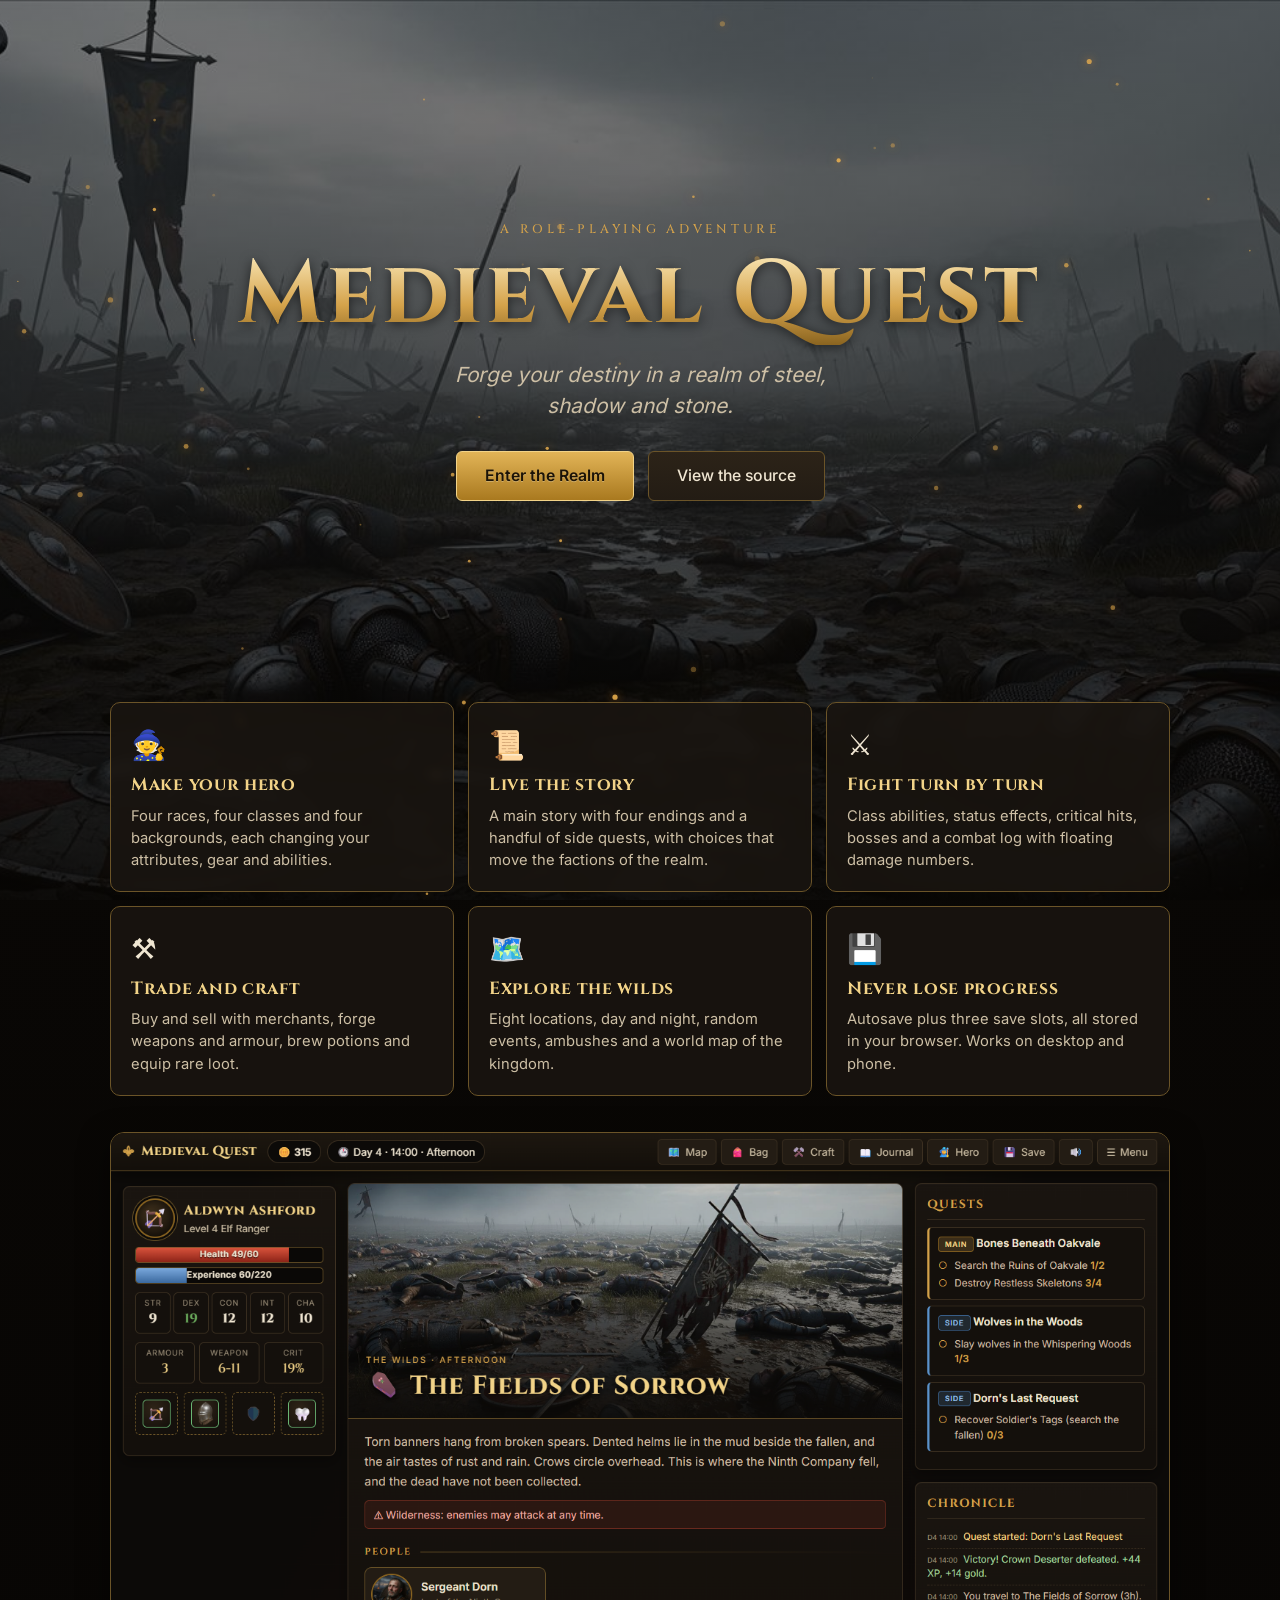
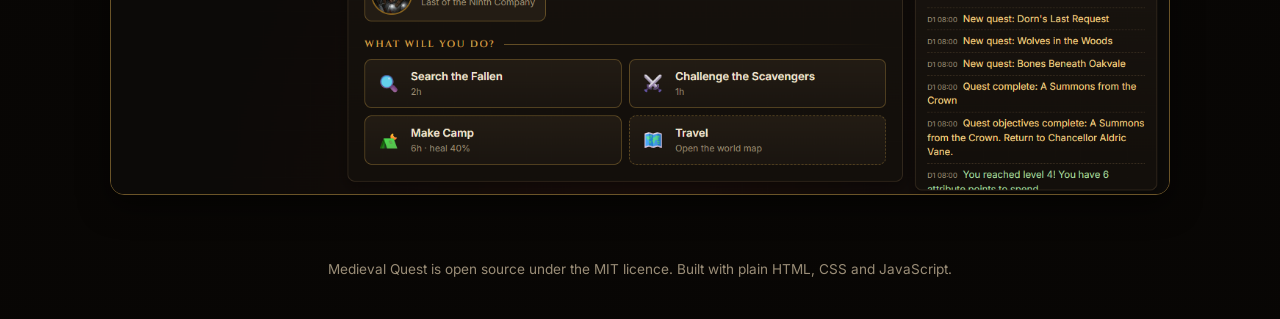
<file: index.html>
<!DOCTYPE html>
<html lang="en">
<head>
    <meta charset="UTF-8">
    <meta name="viewport" content="width=device-width, initial-scale=1.0">
    <meta name="description" content="Medieval Quest: a browser role-playing game with character creation, quests, turn-based combat, crafting and a living medieval world. No install, no build step.">
    <meta name="theme-color" content="#0d0b09">
    <meta property="og:title" content="Medieval Quest">
    <meta property="og:description" content="Forge your destiny in a realm of steel, shadow and stone. A browser RPG.">
    <meta property="og:image" content="docs/screenshot.png">
    <title>Medieval Quest - A Role-Playing Adventure</title>
    <link rel="icon" href="data:image/svg+xml,%3Csvg xmlns='http://www.w3.org/2000/svg' viewBox='0 0 100 100'%3E%3Ctext y='.9em' font-size='90'%3E%E2%9A%9C%EF%B8%8F%3C/text%3E%3C/svg%3E">
    <link rel="stylesheet" href="style.css">
</head>
<body class="landing-body">
    <canvas id="embers" aria-hidden="true"></canvas>

    <header class="landing-hero">
        <p class="title-kicker font-title">A role-playing adventure</p>
        <h1 class="title-name font-title">Medieval Quest</h1>
        <p class="landing-tag">Forge your destiny in a realm of steel, shadow and stone.</p>
        <div class="landing-cta">
            <a href="game.html" class="btn btn-gold btn-big">Enter the Realm</a>
            <a href="https://github.com/arifaydin12/medieval-quest-rpg" class="btn btn-big" rel="noopener">View the source</a>
        </div>
    </header>

    <main class="landing-main">
        <section class="landing-features" aria-label="Features">
            <article><span aria-hidden="true">🧙</span><h2 class="font-title">Make your hero</h2><p>Four races, four classes and four backgrounds, each changing your attributes, gear and abilities.</p></article>
            <article><span aria-hidden="true">📜</span><h2 class="font-title">Live the story</h2><p>A main story with four endings and a handful of side quests, with choices that move the factions of the realm.</p></article>
            <article><span aria-hidden="true">⚔️</span><h2 class="font-title">Fight turn by turn</h2><p>Class abilities, status effects, critical hits, bosses and a combat log with floating damage numbers.</p></article>
            <article><span aria-hidden="true">⚒️</span><h2 class="font-title">Trade and craft</h2><p>Buy and sell with merchants, forge weapons and armour, brew potions and equip rare loot.</p></article>
            <article><span aria-hidden="true">🗺️</span><h2 class="font-title">Explore the wilds</h2><p>Eight locations, day and night, random events, ambushes and a world map of the kingdom.</p></article>
            <article><span aria-hidden="true">💾</span><h2 class="font-title">Never lose progress</h2><p>Autosave plus three save slots, all stored in your browser. Works on desktop and phone.</p></article>
        </section>

        <section class="landing-shot">
            <img src="docs/gameplay.png" alt="Screenshot of the game showing a location, the hero panel and the quest tracker" width="1440" height="900" loading="lazy">
        </section>
    </main>

    <footer class="landing-footer">
        <p>Medieval Quest is open source under the MIT licence. Built with plain HTML, CSS and JavaScript.</p>
    </footer>
    <script src="landing.js"></script>
</body>
</html>
</file>
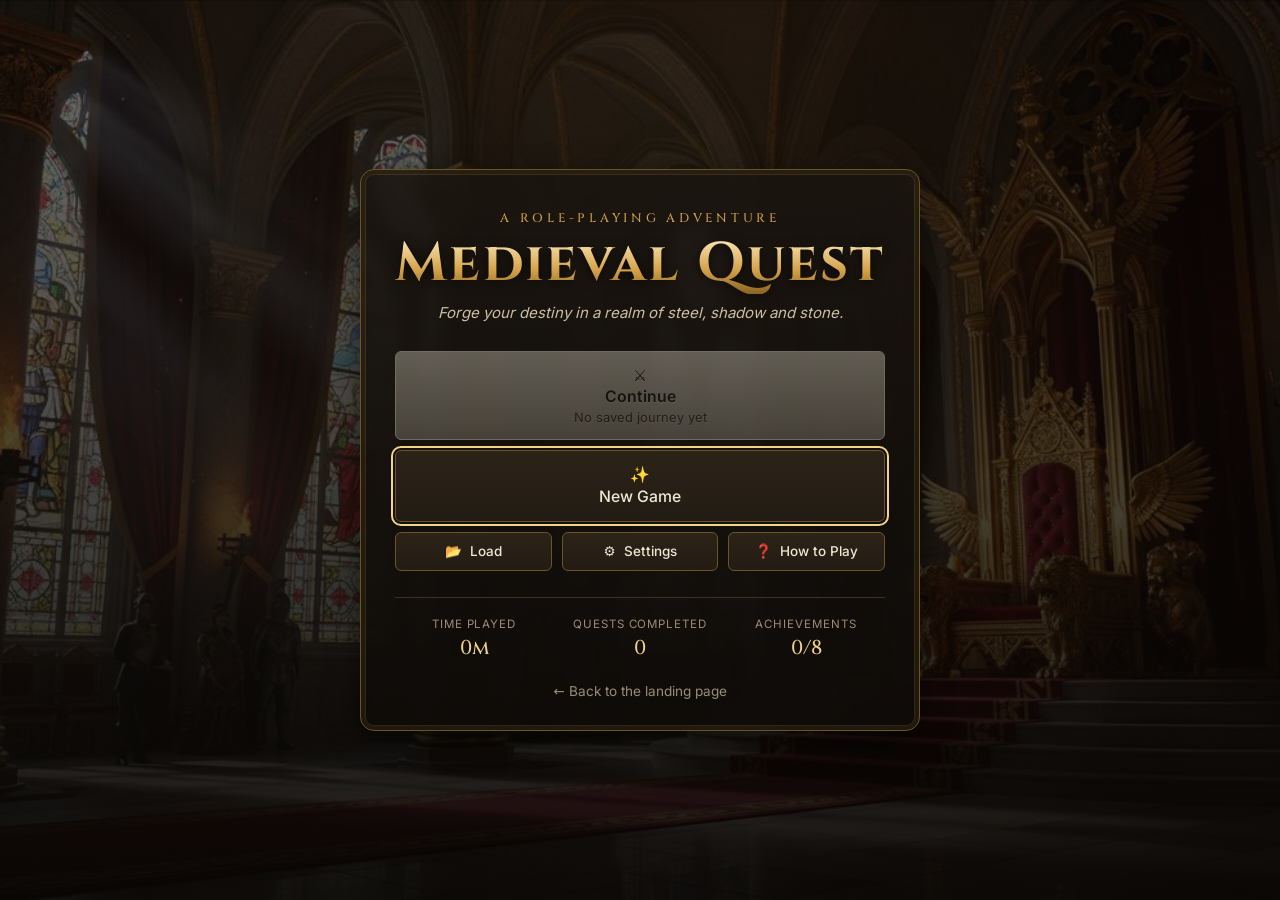
<file: game.html>
<!DOCTYPE html>
<html lang="en">
<head>
    <meta charset="UTF-8">
    <meta name="viewport" content="width=device-width, initial-scale=1.0">
    <meta name="description" content="Medieval Quest: a browser role-playing game with quests, turn-based combat, crafting and a living world.">
    <meta name="theme-color" content="#0d0b09">
    <title>Medieval Quest - Play</title>
    <link rel="icon" href="data:image/svg+xml,%3Csvg xmlns='http://www.w3.org/2000/svg' viewBox='0 0 100 100'%3E%3Ctext y='.9em' font-size='90'%3E%E2%9A%9C%EF%B8%8F%3C/text%3E%3C/svg%3E">
    <link rel="stylesheet" href="style.css">
</head>
<body data-screen="title">
    <a class="skip-link" href="#scene">Skip to the game</a>
    <div id="boot" class="boot" role="status" aria-live="polite">
        <div class="boot-inner"><div class="spinner" aria-hidden="true"></div><p class="font-title">Loading the realm...</p></div>
    </div>
    <noscript><div class="noscript">Medieval Quest needs JavaScript to run. Please enable it and reload the page.</div></noscript>

    <!-- Title screen -->
    <main id="title-screen" class="title-screen">
        <div class="title-card">
            <p class="title-kicker font-title">A role-playing adventure</p>
            <h1 class="title-name font-title">Medieval Quest</h1>
            <p class="title-tag">Forge your destiny in a realm of steel, shadow and stone.</p>
            <div class="title-menu">
                <button id="btn-continue" class="btn btn-gold btn-big" data-action="continue" disabled></button>
                <button class="btn btn-big" data-action="start-new"><span aria-hidden="true">✨</span> New Game</button>
                <div class="title-row">
                    <button class="btn" data-action="open-load"><span aria-hidden="true">📂</span> Load</button>
                    <button class="btn" data-action="open-settings"><span aria-hidden="true">⚙️</span> Settings</button>
                    <button class="btn" data-action="open-help"><span aria-hidden="true">❓</span> How to Play</button>
                </div>
            </div>
            <dl class="title-stats" aria-label="Lifetime statistics">
                <div><dt>Time played</dt><dd id="stat-playtime">0m</dd></div>
                <div><dt>Quests completed</dt><dd id="stat-quests">0</dd></div>
                <div><dt>Achievements</dt><dd id="stat-achievements">0/8</dd></div>
            </dl>
            <a class="back-link" href="index.html">← Back to the landing page</a>
        </div>
    </main>

    <!-- Game -->
    <div id="game" class="game" hidden data-panel="scene">
        <header id="topbar" class="topbar"></header>
        <div class="game-grid">
            <section id="panel-hero" class="panel panel-hero" data-panel-id="hero" aria-label="Hero"></section>
            <main id="scene" class="panel panel-scene" data-panel-id="scene" aria-label="Current location"></main>
            <aside class="col-right">
                <section class="panel panel-quests" data-panel-id="quests" aria-labelledby="quests-h">
                    <h2 id="quests-h" class="panel-title font-title">Quests</h2>
                    <div id="panel-quests-body"></div>
                </section>
                <section class="panel panel-log" data-panel-id="log" aria-labelledby="log-h">
                    <h2 id="log-h" class="panel-title font-title">Chronicle</h2>
                    <div id="panel-log-body"></div>
                </section>
            </aside>
        </div>
        <nav class="tabbar" aria-label="Game panels">
            <button data-action="panel" data-panel="scene" aria-pressed="true"><span aria-hidden="true">🏰</span>Place</button>
            <button data-action="panel" data-panel="hero" aria-pressed="false"><span aria-hidden="true">🧙</span>Hero</button>
            <button data-action="panel" data-panel="quests" aria-pressed="false"><span aria-hidden="true">📜</span>Quests</button>
            <button data-action="panel" data-panel="log" aria-pressed="false"><span aria-hidden="true">🕯️</span>Log</button>
        </nav>
        <div id="save-indicator" class="save-indicator" role="status" aria-live="polite"></div>
    </div>

    <div id="modal-root"></div>
    <div id="toast-root" class="toast-root" role="status" aria-live="polite"></div>

    <script src="gamedata.js"></script>
    <script src="audio.js"></script>
    <script src="system.js"></script>
    <script src="ui.js"></script>
    <script src="main.js"></script>
</body>
</html>
</file>
<file: style.css>
/* =============================================================================
   Medieval Quest - styles
   Dark iron-and-parchment theme with gold accents. No external requests:
   fonts are self-hosted in /fonts.
   ============================================================================= */

@font-face {
    font-family: 'Cinzel';
    src: url('fonts/cinzel-latin.woff2') format('woff2');
    font-weight: 500 700;
    font-display: swap;
}
@font-face {
    font-family: 'Inter';
    src: url('fonts/inter-latin.woff2') format('woff2');
    font-weight: 400 600;
    font-display: swap;
}

:root {
    --bg: #0c0a08;
    --bg-2: #14100c;
    --panel: #1a1510;
    --panel-2: #231c14;
    --panel-3: #2c2318;
    --line: #3d3122;
    --line-strong: #6b5428;
    --gold: #d4a24a;
    --gold-bright: #f2d388;
    --gold-deep: #8a6420;
    --ink: #f0e6d2;
    --ink-soft: #cdbfa5;
    --muted: #9a8d77;
    --red: #c4432f;
    --red-deep: #7d2218;
    --green: #6aaa5c;
    --blue: #5b93cc;
    --purple: #a276d6;
    --rare: #b98cf0;
    --uncommon: #6fc17a;
    --radius: 10px;
    --radius-sm: 6px;
    --shadow: 0 10px 30px rgba(0, 0, 0, 0.55);
    --font-title: 'Cinzel', 'Palatino Linotype', Georgia, serif;
    --font-body: 'Inter', system-ui, -apple-system, 'Segoe UI', Roboto, sans-serif;
}

*, *::before, *::after { box-sizing: border-box; }
[hidden] { display: none !important; }

html { -webkit-text-size-adjust: 100%; }
body {
    margin: 0;
    min-height: 100vh;
    min-height: 100dvh;
    background:
        radial-gradient(ellipse at 50% -10%, rgba(212, 162, 74, 0.10), transparent 55%),
        radial-gradient(ellipse at 50% 120%, rgba(125, 34, 24, 0.12), transparent 60%),
        var(--bg);
    color: var(--ink);
    font-family: var(--font-body);
    font-size: 15px;
    line-height: 1.5;
    -webkit-font-smoothing: antialiased;
}
body.night { background-color: #080a10; }

h1, h2, h3, h4, p, ul, ol, dl, dd, figure { margin: 0; }
ul, ol { padding: 0; list-style: none; }
button, input, select { font: inherit; color: inherit; }
img { max-width: 100%; display: block; }
small { font-size: 0.82em; }
kbd {
    font-family: var(--font-body); font-size: 0.75em; padding: 1px 6px; border-radius: 4px;
    background: var(--panel-3); border: 1px solid var(--line-strong); color: var(--gold-bright);
}
.font-title { font-family: var(--font-title); letter-spacing: 0.04em; }
.muted { color: var(--muted); }
.small { font-size: 0.85em; }
.gold { color: var(--gold-bright); font-weight: 600; white-space: nowrap; }
.coin { color: var(--gold); font-size: 0.7em; margin-left: 3px; vertical-align: middle; }
.buffed { color: var(--green); }
.sr-only {
    position: absolute; width: 1px; height: 1px; margin: -1px; padding: 0;
    overflow: hidden; clip: rect(0, 0, 0, 0); white-space: nowrap; border: 0;
}
.skip-link {
    position: fixed; left: 10px; top: -60px; z-index: 2000; background: var(--gold); color: #1a1208;
    padding: 8px 14px; border-radius: var(--radius-sm); font-weight: 600; transition: top 0.2s;
}
.skip-link:focus { top: 10px; }

:focus-visible { outline: 2px solid var(--gold-bright); outline-offset: 2px; }
::selection { background: var(--gold-deep); color: #fff; }

* { scrollbar-width: thin; scrollbar-color: var(--line-strong) transparent; }
::-webkit-scrollbar { width: 10px; height: 10px; }
::-webkit-scrollbar-thumb { background: var(--line-strong); border-radius: 6px; border: 2px solid var(--bg); }

/* ---------------------------------------------------------------- Boot -- */
.boot {
    position: fixed; inset: 0; z-index: 3000; background: var(--bg); display: grid; place-items: center;
    transition: opacity 0.35s ease;
}
.boot.done { opacity: 0; pointer-events: none; }
.boot-inner { text-align: center; color: var(--gold); }
.spinner {
    width: 44px; height: 44px; margin: 0 auto 14px; border-radius: 50%;
    border: 3px solid var(--line); border-top-color: var(--gold); animation: spin 0.9s linear infinite;
}
@keyframes spin { to { transform: rotate(360deg); } }
.noscript { position: fixed; inset: 0; z-index: 4000; background: var(--bg); display: grid; place-items: center; padding: 30px; text-align: center; }

/* ------------------------------------------------------------- Buttons -- */
.btn {
    display: inline-flex; align-items: center; justify-content: center; gap: 8px;
    padding: 10px 18px; border-radius: var(--radius-sm); cursor: pointer;
    border: 1px solid var(--line-strong);
    background: linear-gradient(180deg, var(--panel-3), var(--panel-2));
    color: var(--ink); font-weight: 500; text-align: center; line-height: 1.25;
    transition: transform 0.12s, border-color 0.15s, background 0.15s, box-shadow 0.15s, filter 0.15s;
}
.btn:hover:not(:disabled) { border-color: var(--gold); box-shadow: 0 0 0 1px rgba(212, 162, 74, 0.25), 0 4px 14px rgba(0, 0, 0, 0.4); transform: translateY(-1px); }
.btn:active:not(:disabled) { transform: translateY(0); filter: brightness(0.95); }
.btn:disabled { opacity: 0.45; cursor: not-allowed; }
.btn-gold:disabled { filter: grayscale(0.85); }
.btn-gold {
    background: linear-gradient(180deg, #e2b457, #a9791f); color: #1b1307; border-color: #f2d388; font-weight: 600;
    text-shadow: 0 1px 0 rgba(255, 255, 255, 0.25);
}
.btn-gold:hover:not(:disabled) { border-color: #fff0c4; filter: brightness(1.08); }
.btn-danger { background: linear-gradient(180deg, #8d2a1d, #5e1810); border-color: #b3402f; color: #ffe8e2; }
.btn-ghost { background: transparent; border-color: transparent; color: var(--ink-soft); }
.btn-muted { opacity: 0.7; }
.btn-small { padding: 5px 12px; font-size: 0.88em; }
.btn-big { padding: 14px 24px; font-size: 1.05em; flex-direction: column; gap: 2px; }
.btn-big small { font-weight: 400; opacity: 0.8; }
.btn-block { display: flex; width: 100%; }
.icon-btn {
    width: 36px; height: 36px; border-radius: 50%; display: inline-grid; place-items: center; cursor: pointer;
    background: var(--panel-3); border: 1px solid var(--line-strong); color: var(--ink); transition: 0.15s;
}
.icon-btn:hover:not(:disabled) { border-color: var(--gold); color: var(--gold-bright); }
.icon-btn:disabled { opacity: 0.3; cursor: not-allowed; }
.chip {
    padding: 4px 12px; border-radius: 999px; border: 1px solid var(--line-strong); background: var(--panel-2);
    cursor: pointer; font-size: 0.85em; color: var(--ink-soft);
}
.chip.active { background: var(--gold-deep); border-color: var(--gold); color: #fff; }
.chips { display: flex; gap: 6px; flex-wrap: wrap; margin-bottom: 12px; }
.tabs { display: flex; gap: 4px; border-bottom: 1px solid var(--line); margin-bottom: 14px; }
.tab {
    padding: 8px 18px; background: transparent; border: 0; border-bottom: 2px solid transparent;
    cursor: pointer; color: var(--muted); font-weight: 500;
}
.tab.active { color: var(--gold-bright); border-bottom-color: var(--gold); }
.tab:hover { color: var(--ink); }

.tag {
    display: inline-block; font-size: 0.68em; text-transform: uppercase; letter-spacing: 0.08em; padding: 2px 8px;
    border-radius: 4px; vertical-align: middle; font-family: var(--font-body); font-weight: 600;
}
.tag-main { background: rgba(212, 162, 74, 0.2); color: var(--gold-bright); border: 1px solid var(--gold-deep); }
.tag-side { background: rgba(91, 147, 204, 0.18); color: #9cc4ec; border: 1px solid #3b6491; }
.tag-boss { background: rgba(196, 67, 47, 0.25); color: #ffb3a6; border: 1px solid var(--red); }

/* --------------------------------------------------------------- Title -- */
.title-screen {
    min-height: 100vh; min-height: 100dvh; display: grid; place-items: center; padding: 24px;
    background:
        linear-gradient(180deg, rgba(8, 6, 4, 0.55), rgba(8, 6, 4, 0.92)),
        radial-gradient(ellipse at 50% 30%, rgba(212, 162, 74, 0.18), transparent 60%),
        url('images/scenes/throne-room.jpg') center / cover no-repeat;
}
.title-card {
    width: min(560px, 100%); text-align: center; padding: 40px 34px 28px;
    background: linear-gradient(180deg, rgba(26, 21, 16, 0.88), rgba(14, 11, 8, 0.92));
    border: 1px solid var(--line-strong); border-radius: 14px; box-shadow: var(--shadow), inset 0 0 0 4px rgba(0, 0, 0, 0.35), inset 0 0 0 5px rgba(212, 162, 74, 0.18);
    backdrop-filter: blur(6px);
}
.title-kicker { color: var(--gold); letter-spacing: 0.3em; text-transform: uppercase; font-size: 0.78rem; }
.title-name {
    font-size: clamp(2.2rem, 7vw, 3.4rem); margin: 6px 0 8px; line-height: 1.1; font-weight: 700;
    background: linear-gradient(180deg, #fff0c4, #d4a24a 60%, #8a6420); -webkit-background-clip: text; background-clip: text; color: transparent;
    filter: drop-shadow(0 2px 6px rgba(0, 0, 0, 0.6));
}
.title-tag { color: var(--ink-soft); margin-bottom: 26px; font-style: italic; }
.title-menu { display: grid; gap: 10px; }
.title-row { display: grid; grid-template-columns: repeat(3, 1fr); gap: 10px; }
.title-row .btn { padding: 10px 8px; font-size: 0.9em; }
.title-stats { display: grid; grid-template-columns: repeat(3, 1fr); gap: 8px; margin-top: 26px; padding-top: 18px; border-top: 1px solid var(--line); }
.title-stats dt { color: var(--muted); font-size: 0.72rem; text-transform: uppercase; letter-spacing: 0.08em; }
.title-stats dd { font-family: var(--font-title); font-size: 1.25rem; color: var(--gold-bright); }
.back-link { display: inline-block; margin-top: 18px; color: var(--muted); font-size: 0.85rem; text-decoration: none; }
.back-link:hover { color: var(--gold-bright); }

/* ------------------------------------------------------------- Game UI -- */
.game { min-height: 100vh; min-height: 100dvh; display: flex; flex-direction: column; }
.topbar {
    position: sticky; top: 0; z-index: 50; display: flex; align-items: center; gap: 14px; padding: 8px 16px;
    background: linear-gradient(180deg, #1d1710, #130f0a); border-bottom: 1px solid var(--line-strong);
    box-shadow: 0 4px 18px rgba(0, 0, 0, 0.5);
}
.brand { color: var(--gold-bright); font-size: 1.1rem; font-weight: 700; white-space: nowrap; }
.brand-mark { color: var(--gold); margin-right: 4px; }
.hud-chips { display: flex; gap: 8px; flex-wrap: wrap; }
.hud-chip {
    padding: 4px 12px; border-radius: 999px; background: var(--bg); border: 1px solid var(--line); font-size: 0.88rem; white-space: nowrap;
}
.top-actions { display: flex; gap: 6px; margin-left: auto; flex-wrap: wrap; justify-content: flex-end; }
.top-btn {
    position: relative; display: inline-flex; align-items: center; gap: 6px; padding: 6px 12px; cursor: pointer;
    background: var(--panel-2); border: 1px solid var(--line); border-radius: var(--radius-sm); font-size: 0.88rem; color: var(--ink-soft);
    transition: 0.15s;
}
.top-btn:hover { border-color: var(--gold); color: var(--gold-bright); }
.badge {
    position: absolute; top: -7px; right: -7px; min-width: 20px; height: 20px; padding: 0 5px; border-radius: 10px;
    background: var(--gold); color: #1b1307; font-size: 0.72rem; font-weight: 700; display: grid; place-items: center;
    animation: pulse 1.8s infinite;
}
@keyframes pulse { 50% { box-shadow: 0 0 0 5px rgba(212, 162, 74, 0.25); } }

.game-grid {
    flex: 1; display: grid; grid-template-columns: 290px minmax(0, 1fr) 330px; gap: 16px;
    width: 100%; max-width: 1560px; margin: 0 auto; padding: 16px; align-items: start;
}
.col-right { display: grid; gap: 16px; }
.panel {
    background: linear-gradient(180deg, var(--panel), #130f0b); border: 1px solid var(--line); border-radius: var(--radius);
    padding: 16px; box-shadow: inset 0 1px 0 rgba(255, 255, 255, 0.04), 0 6px 18px rgba(0, 0, 0, 0.35);
}
.panel-title { font-size: 1rem; color: var(--gold); margin-bottom: 10px; padding-bottom: 8px; border-bottom: 1px solid var(--line); text-transform: uppercase; letter-spacing: 0.12em; }
.panel-scene { padding: 0; overflow: hidden; min-height: 560px; }
.panel-scene > :not(.scene-hero) { margin-left: 22px; margin-right: 22px; }
.panel-scene > :last-child { margin-bottom: 22px; }
.panel-hero { position: sticky; top: 72px; }
.panel-quests, .panel-log { max-height: 420px; overflow: auto; }

.save-indicator {
    position: fixed; right: 18px; bottom: 14px; padding: 4px 12px; border-radius: 999px; background: rgba(26, 21, 16, 0.9);
    border: 1px solid var(--line-strong); color: var(--gold); font-size: 0.78rem; opacity: 0; transition: opacity 0.3s; pointer-events: none; z-index: 40;
}
.save-indicator.show { opacity: 1; }

/* ---- Hero panel ---- */
.hero-card { display: flex; align-items: center; gap: 12px; margin-bottom: 12px; }
.hero-id { min-width: 0; }
.hero-name { font-size: 1.15rem; color: var(--gold-bright); overflow: hidden; text-overflow: ellipsis; white-space: nowrap; }
.hero-sub { color: var(--ink-soft); font-size: 0.85rem; }
.medallion {
    flex: none; width: 54px; height: 54px; border-radius: 50%; display: grid; place-items: center; font-size: 1.7rem;
    background: radial-gradient(circle at 35% 30%, #3b2d1a, #17110b); border: 2px solid var(--gold-deep);
    box-shadow: 0 0 0 3px #0c0a08, 0 0 0 4px var(--line-strong), inset 0 0 12px rgba(0, 0, 0, 0.6);
}
.medallion.big { width: 72px; height: 72px; font-size: 2.3rem; }
.bar {
    position: relative; height: 22px; background: #0a0806; border: 1px solid var(--line-strong); border-radius: 5px; overflow: hidden; margin: 6px 0;
}
.bar-fill { height: 100%; transition: width 0.45s ease; }
.bar-hp .bar-fill { background: linear-gradient(180deg, #d9533c, #8c2418); }
.bar-enemy .bar-fill { background: linear-gradient(180deg, #b9462f, #6d1d12); }
.bar-xp .bar-fill { background: linear-gradient(180deg, #7aa8dc, #3c6aa0); }
.bar-text { position: absolute; inset: 0; display: grid; place-items: center; font-size: 0.74rem; font-weight: 600; text-shadow: 0 1px 2px #000; letter-spacing: 0.03em; }
.max-level { text-align: center; color: var(--gold); font-size: 0.8rem; margin: 6px 0; }
.attr-list { display: grid; grid-template-columns: repeat(5, 1fr); gap: 4px; margin: 12px 0; }
.attr-list li { text-align: center; padding: 6px 2px; border: 1px solid var(--line); border-radius: var(--radius-sm); background: var(--bg-2); }
.attr-list li span { display: block; font-size: 0.66rem; color: var(--muted); letter-spacing: 0.08em; }
.attr-list li b { font-family: var(--font-title); font-size: 1.1rem; }
.derived { display: grid; grid-template-columns: repeat(3, 1fr); gap: 6px; margin: 8px 0; }
.derived > div { text-align: center; padding: 6px 4px; background: var(--bg-2); border: 1px solid var(--line); border-radius: var(--radius-sm); }
.derived.tight { grid-template-columns: repeat(auto-fit, minmax(90px, 1fr)); }
.derived dt { font-size: 0.66rem; color: var(--muted); text-transform: uppercase; letter-spacing: 0.08em; }
.derived dd { font-family: var(--font-title); font-size: 1.1rem; color: var(--gold-bright); }
.mini-slots { display: flex; gap: 8px; margin: 12px 0; }
.mini-slot {
    flex: 1; aspect-ratio: 1; display: grid; place-items: center; border: 1px dashed var(--line-strong); border-radius: var(--radius-sm);
    background: var(--bg-2); overflow: hidden;
}
.slot-empty { opacity: 0.3; font-size: 1.2rem; }

/* ---- Items ---- */
.item-icon {
    flex: none; width: 46px; height: 46px; display: grid; place-items: center; font-size: 1.5rem; border-radius: var(--radius-sm);
    background: radial-gradient(circle at 40% 30%, #2f2418, #14100b); border: 1px solid var(--line-strong); overflow: hidden;
}
.item-icon.sm { width: 38px; height: 38px; font-size: 1.2rem; }
.item-icon img { width: 100%; height: 100%; object-fit: contain; mix-blend-mode: screen; }
.item-icon.rarity-uncommon { border-color: var(--uncommon); }
.item-icon.rarity-rare { border-color: var(--rare); box-shadow: 0 0 10px rgba(185, 140, 240, 0.35); }
.rarity-text-uncommon { color: var(--uncommon); }
.rarity-text-rare { color: var(--rare); }
.qty { color: var(--gold); font-weight: 400; }
.item-info { display: flex; flex-direction: column; min-width: 0; flex: 1; gap: 1px; }
.item-info small { color: var(--ink-soft); }
.item-info small.muted { color: var(--muted); }

/* ---- Tracker & log ---- */
.tracker-quest { padding: 10px 12px; margin-bottom: 8px; background: var(--bg-2); border: 1px solid var(--line); border-left: 3px solid var(--blue); border-radius: var(--radius-sm); }
.tracker-quest.main { border-left-color: var(--gold); }
.tracker-quest h4 { font-size: 0.92rem; margin-bottom: 6px; }
.ready-note { color: var(--green); font-weight: 600; font-size: 0.88rem; }
.objectives li { display: flex; gap: 8px; font-size: 0.85rem; color: var(--ink-soft); padding: 2px 0; }
.objectives li.done { color: var(--muted); text-decoration: line-through; text-decoration-color: rgba(154, 141, 119, 0.5); }
.objectives .check { color: var(--gold); flex: none; width: 14px; }
.objectives li.done .check { color: var(--green); }
.obj-count { color: var(--gold); font-weight: 600; text-decoration: none; display: inline-block; }
.log-list li { font-size: 0.82rem; padding: 5px 0; border-bottom: 1px dotted var(--line); color: var(--ink-soft); }
.log-list time { color: var(--muted); font-size: 0.74em; margin-right: 4px; }
.log-list .log-good { color: #a7d9a0; }
.log-list .log-bad { color: #e69a8c; }
.log-list .log-quest { color: var(--gold-bright); }
.log-list .log-combat { color: #d9b3a8; }
.empty-state { text-align: center; padding: 22px 12px; color: var(--muted); }
.empty-icon { font-size: 2rem; opacity: 0.7; margin-bottom: 6px; }
.empty-state h3 { font-family: var(--font-title); color: var(--ink-soft); font-size: 1rem; margin-bottom: 4px; }
.empty-state p { font-size: 0.85rem; }

/* ---- Scene ---- */
.scene-hero { position: relative; height: clamp(190px, 28vw, 320px); overflow: hidden; background: var(--bg-2); border-bottom: 1px solid var(--line-strong); }
.skeleton {
    position: absolute; inset: 0; background: linear-gradient(100deg, #1a1510 30%, #2a2116 50%, #1a1510 70%); background-size: 200% 100%;
    animation: shimmer 1.4s infinite linear;
}
@keyframes shimmer { to { background-position: -200% 0; } }
.scene-img { position: absolute; inset: 0; width: 100%; height: 100%; object-fit: cover; opacity: 0; transition: opacity 0.5s ease, transform 8s ease; transform: scale(1.04); }
.scene-img.loaded { opacity: 1; transform: scale(1); }
.scene-shade { position: absolute; inset: 0; background: linear-gradient(180deg, rgba(12, 10, 8, 0.1) 30%, rgba(12, 10, 8, 0.92)); }
.scene-shade.night { background: linear-gradient(180deg, rgba(8, 12, 40, 0.45) 0%, rgba(8, 8, 20, 0.95)); }
.scene-title { position: absolute; left: 24px; right: 24px; bottom: 16px; }
.scene-kicker { text-transform: uppercase; letter-spacing: 0.2em; font-size: 0.72rem; color: var(--gold); }
.scene-title h1 { font-size: clamp(1.4rem, 3.4vw, 2.2rem); color: var(--gold-bright); text-shadow: 0 2px 10px #000; outline: none; }
.scene-desc { margin-top: 18px; color: var(--ink-soft); font-size: 1.02rem; line-height: 1.65; max-width: 78ch; }
.scene-warning { margin-top: 12px; padding: 8px 12px; border-radius: var(--radius-sm); background: rgba(196, 67, 47, 0.12); border: 1px solid rgba(196, 67, 47, 0.4); color: #f0b3a8; font-size: 0.88rem; }
.section-label {
    margin-top: 22px; margin-bottom: 10px; font-family: var(--font-title); font-size: 0.82rem; font-weight: 600; color: var(--gold);
    text-transform: uppercase; letter-spacing: 0.16em; display: flex; align-items: center; gap: 12px;
}
.section-label::after { content: ''; flex: 1; height: 1px; background: linear-gradient(90deg, var(--line-strong), transparent); }
.npc-row { display: flex; gap: 10px; flex-wrap: wrap; }
.npc-card {
    position: relative; display: flex; align-items: center; gap: 12px; padding: 8px 14px 8px 8px; cursor: pointer; text-align: left;
    background: var(--panel-2); border: 1px solid var(--line-strong); border-radius: var(--radius); min-width: 240px; transition: 0.15s;
}
.npc-card:hover { border-color: var(--gold); transform: translateY(-1px); box-shadow: 0 6px 18px rgba(0, 0, 0, 0.4); }
.npc-portrait { width: 56px; height: 56px; border-radius: 50%; overflow: hidden; border: 2px solid var(--gold-deep); background: #120e09; display: grid; place-items: center; flex: none; }
.npc-portrait img { width: 100%; height: 100%; object-fit: cover; object-position: center 20%; }
.npc-emoji { font-size: 1.7rem; }
.npc-text { display: flex; flex-direction: column; }
.npc-text small { color: var(--muted); }
.npc-marker {
    position: absolute; top: -8px; right: -8px; width: 26px; height: 26px; border-radius: 50%; display: grid; place-items: center;
    font-weight: 800; font-family: var(--font-title); color: #1b1307; background: var(--gold); border: 2px solid #fff0c4; animation: bob 1.6s ease-in-out infinite;
}
.npc-marker.ready { background: #8fd07f; }
.npc-marker.inline { position: static; display: inline-grid; width: 20px; height: 20px; font-size: 0.8rem; animation: none; border-width: 1px; vertical-align: middle; flex: none; }
@keyframes bob { 50% { transform: translateY(-3px); } }
.action-grid { display: grid; grid-template-columns: repeat(auto-fill, minmax(250px, 1fr)); gap: 10px; }
.action-btn {
    display: flex; align-items: center; gap: 12px; padding: 12px 14px; cursor: pointer; text-align: left;
    background: linear-gradient(180deg, var(--panel-2), var(--panel)); border: 1px solid var(--line-strong); border-radius: var(--radius); transition: 0.15s;
}
.action-btn:hover:not(:disabled) { border-color: var(--gold); background: linear-gradient(180deg, var(--panel-3), var(--panel-2)); transform: translateY(-1px); box-shadow: 0 6px 18px rgba(0, 0, 0, 0.4); }
.action-btn:disabled { opacity: 0.5; cursor: not-allowed; }
.action-btn.danger { border-color: #7d3228; }
.action-btn.danger:hover:not(:disabled) { border-color: var(--red); }
.action-btn.travel { border-style: dashed; }
.action-icon { font-size: 1.5rem; width: 36px; text-align: center; flex: none; }
.action-text { display: flex; flex-direction: column; min-width: 0; }
.action-text small { color: var(--muted); }

.tabbar { display: none; }

/* ---------------------------------------------------------------- Modals -- */
.modal-overlay {
    position: fixed; inset: 0; z-index: 500; display: grid; place-items: center; padding: 20px;
    background: rgba(5, 4, 3, 0.78); backdrop-filter: blur(3px); animation: fade 0.18s ease;
}
@keyframes fade { from { opacity: 0; } }
@keyframes pop { from { opacity: 0; transform: translateY(14px) scale(0.98); } }
.modal {
    width: 100%; max-height: calc(100vh - 40px); max-height: calc(100dvh - 40px); display: flex; flex-direction: column; outline: none;
    background: linear-gradient(180deg, #1c1611, #120e0a); border: 1px solid var(--line-strong); border-radius: 14px;
    box-shadow: var(--shadow), inset 0 0 0 3px rgba(0, 0, 0, 0.4), inset 0 0 0 4px rgba(212, 162, 74, 0.14); animation: pop 0.22s ease;
}
.modal-sm { max-width: 440px; }
.modal-md { max-width: 620px; }
.modal-lg { max-width: 940px; }
.modal-xl { max-width: 1120px; }
.modal-header { display: flex; align-items: center; justify-content: space-between; gap: 12px; padding: 14px 20px; border-bottom: 1px solid var(--line); flex: none; }
.modal-header h2 { font-size: 1.2rem; color: var(--gold-bright); }
.title-sub { display: block; font-family: var(--font-body); font-size: 0.7em; color: var(--muted); letter-spacing: 0; font-weight: 400; }
.modal-body { padding: 18px 20px 20px; overflow-y: auto; flex: 1; }
.modal-actions { display: flex; justify-content: flex-end; gap: 10px; margin-top: 18px; flex-wrap: wrap; }
.modal-actions .btn { min-width: 120px; }
hr { border: 0; border-top: 1px solid var(--line); margin: 12px 0; }
.menu-list { display: grid; gap: 8px; }
.menu-list hr { margin: 4px 0; }

/* ---- Toasts ---- */
.toast-root { position: fixed; bottom: 52px; right: 16px; z-index: 1500; display: flex; flex-direction: column; gap: 8px; width: min(380px, calc(100vw - 32px)); pointer-events: none; }
.toast {
    display: flex; gap: 10px; align-items: flex-start; padding: 10px 14px; border-radius: var(--radius-sm); font-size: 0.9rem;
    background: rgba(26, 21, 16, 0.97); border: 1px solid var(--line-strong); border-left: 4px solid var(--blue); box-shadow: var(--shadow);
    animation: slide 0.3s ease; transition: opacity 0.3s, transform 0.3s;
}
.toast.leaving { opacity: 0; transform: translateX(20px); }
.toast-success { border-left-color: var(--green); }
.toast-error { border-left-color: var(--red); }
.toast-quest { border-left-color: var(--gold); }
.toast-achievement, .toast-levelup { border-left-color: var(--purple); background: linear-gradient(90deg, rgba(60, 40, 90, 0.5), rgba(26, 21, 16, 0.97)); }
.toast-icon { flex: none; }
@keyframes slide { from { opacity: 0; transform: translateX(30px); } }

/* ----------------------------------------------------- Character creation -- */
.steps { display: flex; gap: 6px; margin-bottom: 18px; }
.steps li { flex: 1; display: flex; align-items: center; gap: 8px; padding: 6px 10px; border-radius: var(--radius-sm); background: var(--bg-2); border: 1px solid var(--line); color: var(--muted); font-size: 0.82rem; }
.steps li.current { border-color: var(--gold); color: var(--gold-bright); background: var(--panel-2); }
.steps li.done { color: var(--green); }
.step-num { width: 22px; height: 22px; border-radius: 50%; display: grid; place-items: center; background: var(--panel-3); font-weight: 700; font-size: 0.75rem; flex: none; }
.steps li.current .step-num { background: var(--gold); color: #1b1307; }
.creation-grid { display: grid; grid-template-columns: minmax(0, 1fr) 250px; gap: 20px; }
.creation-main .section-label:first-child { margin-top: 0; }
.form-row { margin-bottom: 8px; }
.form-row label { display: block; margin-bottom: 6px; color: var(--ink-soft); font-weight: 500; }
.input-row { display: flex; gap: 8px; }
input[type='text'] {
    flex: 1; padding: 10px 14px; background: var(--bg); border: 1px solid var(--line-strong); border-radius: var(--radius-sm); color: var(--ink); font-size: 1rem; min-width: 0;
}
input[type='text']:focus { border-color: var(--gold); outline: none; box-shadow: 0 0 0 3px rgba(212, 162, 74, 0.2); }
input[aria-invalid='true'] { border-color: var(--red); }
.form-error { color: #ff9b8a; min-height: 1.3em; font-size: 0.85rem; margin-top: 4px; }
.option-grid { display: grid; grid-template-columns: repeat(auto-fit, minmax(240px, 1fr)); gap: 10px; }
.option-card {
    display: flex; gap: 12px; padding: 12px; cursor: pointer; text-align: left; align-items: flex-start;
    background: var(--panel-2); border: 1px solid var(--line); border-radius: var(--radius); transition: 0.15s;
}
.option-card:hover { border-color: var(--gold-deep); transform: translateY(-1px); }
.option-card.selected { border-color: var(--gold); background: linear-gradient(180deg, #33281a, #251d13); box-shadow: 0 0 0 1px var(--gold), 0 6px 20px rgba(212, 162, 74, 0.15); }
.option-icon { font-size: 1.8rem; width: 42px; text-align: center; flex: none; }
.option-body { display: flex; flex-direction: column; gap: 4px; min-width: 0; }
.option-body b { color: var(--gold-bright); }
.option-body span { color: var(--ink-soft); font-size: 0.86rem; }
.option-body em { font-style: normal; color: var(--green); font-size: 0.8rem; }
.creation-preview { padding: 14px; background: var(--bg-2); border: 1px solid var(--line); border-radius: var(--radius); align-self: start; }
.creation-preview .section-label { margin-top: 0; }
.preview-head { display: flex; align-items: center; gap: 10px; margin-bottom: 10px; }
.preview-head small { display: block; color: var(--muted); }
.preview-attrs li { display: flex; justify-content: space-between; padding: 4px 0; border-bottom: 1px dotted var(--line); font-size: 0.9rem; }
.preview-attrs b { color: var(--gold-bright); font-family: var(--font-title); }
.preview-attrs .short { display: none; }
.review-card { display: flex; gap: 16px; align-items: center; padding: 16px; background: var(--panel-2); border: 1px solid var(--line-strong); border-radius: var(--radius); }
.review-card h3 { color: var(--gold-bright); font-size: 1.4rem; }
.review-gear { margin-top: 12px; }
.creation-nav { justify-content: space-between; }

/* ------------------------------------------------------------- Inventory -- */
.inventory-layout { display: grid; grid-template-columns: 300px minmax(0, 1fr); gap: 22px; }
.inventory-layout .section-label:first-child, .char-layout .section-label:first-child { margin-top: 0; }
.equip-list { display: grid; gap: 8px; }
.equip-slot { padding: 10px; border: 1px solid var(--line); border-radius: var(--radius-sm); background: var(--bg-2); }
.equip-slot.empty { border-style: dashed; }
.slot-name { display: block; font-size: 0.74rem; text-transform: uppercase; letter-spacing: 0.1em; color: var(--muted); margin-bottom: 6px; }
.equip-item { display: flex; flex-wrap: wrap; gap: 10px; align-items: center; }
.equip-item .item-info { flex: 1 1 140px; }
.bag-list, .shop-list, .recipe-list { display: grid; gap: 8px; }
.bag-row, .shop-row, .recipe {
    display: flex; gap: 12px; align-items: center; padding: 10px 12px; background: var(--panel-2); border: 1px solid var(--line); border-radius: var(--radius-sm);
}
.bag-row:hover, .shop-row:hover { border-color: var(--line-strong); }
.row-actions { display: flex; align-items: center; gap: 10px; flex: none; }
.price { font-size: 0.95rem; }
.price.poor .gold { color: #e08b7e; }
.owned { color: var(--green); }

/* ------------------------------------------------------------- Character -- */
.char-layout { display: grid; grid-template-columns: minmax(0, 1fr) minmax(0, 1fr); gap: 24px; }
.points-badge { background: var(--gold); color: #1b1307; padding: 1px 10px; border-radius: 999px; font-family: var(--font-body); font-size: 0.72rem; letter-spacing: 0; text-transform: none; font-weight: 700; }
.attr-table { display: grid; gap: 6px; }
.attr-row { display: flex; align-items: center; gap: 12px; padding: 8px 12px; background: var(--panel-2); border: 1px solid var(--line); border-radius: var(--radius-sm); }
.attr-name { flex: 1; display: flex; flex-direction: column; }
.attr-name small { color: var(--muted); }
.attr-value { font-family: var(--font-title); font-size: 1.3rem; color: var(--gold-bright); min-width: 34px; text-align: right; }
.attr-value small { font-family: var(--font-body); font-size: 0.55em; }
.icon-btn.plus { background: var(--gold-deep); border-color: var(--gold); font-size: 1.2rem; font-weight: 700; }
.trait-list li { padding: 6px 0; font-size: 0.88rem; color: var(--ink-soft); border-bottom: 1px dotted var(--line); }
.trait-list b { color: var(--gold-bright); }
.rep-list { display: grid; gap: 10px; }
.rep-row { display: grid; grid-template-columns: 1fr; gap: 4px; font-size: 0.88rem; }
.rep-row small { display: block; color: var(--muted); }
.rep-meter { position: relative; display: block; height: 8px; border-radius: 4px; background: #0a0806; border: 1px solid var(--line-strong); overflow: hidden; }
.rep-fill { position: absolute; left: 0; top: 0; bottom: 0; background: var(--blue); }
.rep-fill.neg { background: var(--red); }
.rep-mid { position: absolute; left: 50%; top: 0; bottom: 0; width: 1px; background: var(--gold); }
.rep-title { font-size: 0.8rem; color: var(--ink-soft); }
.ach-list { display: grid; grid-template-columns: repeat(auto-fill, minmax(190px, 1fr)); gap: 6px; }
.ach { display: flex; gap: 10px; align-items: center; padding: 8px 10px; background: var(--bg-2); border: 1px solid var(--line); border-radius: var(--radius-sm); opacity: 0.55; }
.ach.got { opacity: 1; border-color: var(--gold-deep); }
.ach-text { display: flex; flex-direction: column; font-size: 0.85rem; }
.ach small { color: var(--muted); }
.ach-icon { font-size: 1.4rem; }

/* --------------------------------------------------------------- Journal -- */
.quest-list { display: grid; gap: 12px; }
.quest-card { padding: 14px 16px; background: var(--panel-2); border: 1px solid var(--line); border-left: 4px solid var(--blue); border-radius: var(--radius); }
.quest-card.main { border-left-color: var(--gold); }
.quest-card header { display: flex; justify-content: space-between; align-items: center; gap: 10px; margin-bottom: 6px; }
.quest-card h3 { font-size: 1.05rem; color: var(--gold-bright); }
.quest-summary { color: var(--ink-soft); margin-bottom: 8px; }

/* ------------------------------------------------------------------- Map -- */
.map-layout { display: grid; grid-template-columns: minmax(0, 1.1fr) minmax(0, 1fr); gap: 20px; }
.map-figure { border: 1px solid var(--line-strong); border-radius: var(--radius); overflow: hidden; align-self: start; position: sticky; top: 0; }
.map-figure img { width: 100%; height: auto; }
.map-figure figcaption { padding: 6px 10px; text-align: center; font-family: var(--font-title); font-size: 0.8rem; color: var(--gold); background: var(--bg-2); letter-spacing: 0.1em; }
.map-layout .section-label:first-child { margin-top: 0; }
.dest-list { display: grid; gap: 8px; margin-top: 10px; }
.dest-card {
    width: 100%; display: flex; gap: 12px; align-items: center; padding: 10px 12px; cursor: pointer; text-align: left;
    background: var(--panel-2); border: 1px solid var(--line); border-radius: var(--radius-sm); transition: 0.15s;
}
.dest-card:hover:not(:disabled) { border-color: var(--gold); transform: translateX(2px); }
.dest-card.here { border-color: var(--gold-deep); background: var(--panel-3); cursor: default; opacity: 0.85; }
.dest-icon { font-size: 1.5rem; width: 34px; text-align: center; flex: none; }
.dest-text { flex: 1; display: flex; flex-direction: column; min-width: 0; }
.dest-text small { color: var(--muted); }
.dest-meta { display: flex; flex-direction: column; align-items: flex-end; gap: 2px; font-size: 0.82rem; color: var(--gold-bright); white-space: nowrap; }
.danger-tag { color: #f0a08f; font-size: 0.74rem; }
.new-tag { color: var(--green); font-size: 0.74rem; }

/* ------------------------------------------------------------- Shop/craft -- */
.shop-head { display: flex; gap: 14px; align-items: center; margin-bottom: 14px; padding: 12px; background: var(--bg-2); border: 1px solid var(--line); border-radius: var(--radius); }
.shop-portrait { width: 72px; height: 72px; border-radius: 50%; object-fit: cover; object-position: center 20%; border: 2px solid var(--gold-deep); flex: none; }
.shop-quote { flex: 1; }
.shop-quote p { font-style: italic; color: var(--ink-soft); }
.shop-gold { font-size: 1.2rem; }
.shop-list { max-height: 52vh; overflow-y: auto; padding-right: 4px; }
.station-note { padding: 10px 14px; margin-bottom: 12px; border: 1px solid var(--green); border-radius: var(--radius-sm); background: rgba(106, 170, 92, 0.08); color: #b8dfae; }
.station-note.warn { border-color: var(--gold-deep); background: rgba(212, 162, 74, 0.08); color: var(--gold-bright); }
.mats { display: flex; flex-wrap: wrap; gap: 6px; margin: 4px 0; }
.mat { font-size: 0.78rem; padding: 1px 8px; border-radius: 999px; border: 1px solid var(--line-strong); }
.mat.ok { color: #b8dfae; border-color: #3f6b37; }
.mat.low { color: #f0a08f; border-color: #7d3228; }
.recipe.locked { opacity: 0.8; }
.recipe .btn { max-width: 150px; }

/* -------------------------------------------------------------- Dialogue -- */
.dialogue-head { display: flex; gap: 16px; align-items: flex-start; margin-bottom: 16px; }
.dialogue-portrait { width: 120px; height: 120px; border-radius: var(--radius); object-fit: cover; object-position: center 18%; border: 2px solid var(--gold-deep); flex: none; box-shadow: 0 6px 18px rgba(0, 0, 0, 0.5); }
.dialogue-portrait.emoji { display: grid; place-items: center; font-size: 3.4rem; background: radial-gradient(circle at 35% 30%, #3b2d1a, #17110b); }
.speech { flex: 1; margin: 0; padding: 14px 16px; background: var(--bg-2); border: 1px solid var(--line); border-radius: var(--radius); font-size: 1.02rem; line-height: 1.65; color: var(--ink); position: relative; font-style: italic; }
.dialogue-actions { display: grid; gap: 8px; }
.dlg-btn { justify-content: flex-start; text-align: left; }
.dlg-btn.leave { color: var(--muted); }
.dlg-btn.ready { border-color: #4d7a43; }
.dlg-btn.offer { border-color: var(--gold-deep); }
.dlg-notice { color: var(--green); margin-bottom: 8px; }
.quest-offer { padding: 12px 14px; background: var(--bg-2); border: 1px solid var(--line-strong); border-radius: var(--radius-sm); }
.quest-offer h4 { color: var(--gold-bright); margin-bottom: 6px; }
.level-warn { color: #f0c27a; font-size: 0.88rem; }
.choice-btn { flex-direction: column; align-items: flex-start; text-align: left; gap: 2px; }
.choice-btn small { color: var(--muted); font-weight: 400; }
.choice-list { display: grid; gap: 8px; margin-top: 14px; }
.result-title { color: var(--gold-bright); font-size: 1.1rem; }
.reward-chips { display: flex; flex-wrap: wrap; gap: 8px; margin: 12px 0; }
.reward-chips li { padding: 4px 12px; border-radius: 999px; background: rgba(212, 162, 74, 0.12); border: 1px solid var(--gold-deep); color: var(--gold-bright); font-size: 0.86rem; }

/* ----------------------------------------------------------------- Events -- */
.event { text-align: center; }
.event-icon { font-size: 3rem; margin-bottom: 8px; }
.event-text { color: var(--ink); font-size: 1.05rem; line-height: 1.7; text-align: left; }
.event .reward-chips { justify-content: center; }
.story-overlay { background: radial-gradient(ellipse at center, rgba(20, 14, 8, 0.88), rgba(4, 3, 2, 0.97)); }
.story { text-align: center; padding: 14px 10px; }
.story h2 { font-size: 1.9rem; color: var(--gold-bright); margin: 6px 0 18px; }
.story-kicker { color: var(--gold); text-transform: uppercase; letter-spacing: 0.25em; font-size: 0.75rem; }
.story-text { font-size: 1.12rem; line-height: 1.85; font-style: italic; color: var(--ink); text-align: left; }
.story .muted { margin-top: 14px; }

/* ----------------------------------------------------------------- Combat -- */
.combat-overlay .modal { max-width: 1000px; }
.combat-overlay .modal-header h2 { text-align: center; flex: 1; }
.combat-overlay .modal-body { padding: 0; }
.combat { position: relative; padding: 18px 20px 20px; background: linear-gradient(180deg, rgba(12, 10, 8, 0.45), rgba(12, 10, 8, 0.95) 78%), var(--arena-bg, none) center / cover; }
.arena { display: grid; grid-template-columns: 1fr auto 1fr; gap: 14px; align-items: center; padding: 10px 0 18px; }
.vs { font-size: 1.6rem; color: var(--gold); opacity: 0.8; }
.fighter { position: relative; display: flex; flex-direction: column; align-items: center; gap: 10px; text-align: center; }
.fighter-portrait {
    width: 112px; height: 112px; border-radius: 50%; display: grid; place-items: center; font-size: 3.6rem;
    background: radial-gradient(circle at 35% 30%, #3f311d, #130e09); border: 3px solid var(--gold-deep);
    box-shadow: 0 0 0 4px #0c0a08, 0 0 0 5px var(--line-strong), 0 10px 30px rgba(0, 0, 0, 0.6);
}
.fighter.enemy .fighter-portrait { border-color: #8c3a2c; font-size: 4rem; box-shadow: 0 0 0 4px #0c0a08, 0 0 0 5px #5e2a20, 0 10px 30px rgba(0, 0, 0, 0.6); }
.fighter.enemy.boss .fighter-portrait { width: 132px; height: 132px; border-color: var(--red); box-shadow: 0 0 0 4px #0c0a08, 0 0 24px rgba(196, 67, 47, 0.5); }
.fighter-info { width: min(100%, 300px); }
.fighter-info h3 { font-size: 1.05rem; color: var(--gold-bright); }
.fighter-portrait.shake { animation: shake 0.4s; }
@keyframes shake { 20% { transform: translateX(-9px); } 40% { transform: translateX(8px); } 60% { transform: translateX(-5px); } 80% { transform: translateX(3px); } }
.status-row { min-height: 24px; display: flex; flex-wrap: wrap; gap: 4px; justify-content: center; margin-top: 4px; }
.status { font-size: 0.72rem; padding: 1px 8px; border-radius: 999px; background: rgba(196, 67, 47, 0.18); border: 1px solid #7d3228; color: #f0b3a8; }
.status-stun { background: rgba(212, 162, 74, 0.18); border-color: var(--gold-deep); color: var(--gold-bright); }
.float-layer { position: absolute; inset: 0; pointer-events: none; overflow: visible; }
.float-num {
    position: absolute; left: 50%; top: 30px; font-family: var(--font-title); font-weight: 700; font-size: 2rem; color: #fff; text-shadow: 0 2px 6px #000, 0 0 12px rgba(0, 0, 0, 0.8);
    animation: floatup 1.1s ease-out forwards; margin-left: calc(var(--dx, 0px) - 20px); z-index: 5;
}
.float-num.dmg-enemy { color: #ffd479; }
.float-num.dmg-player { color: #ff7d6a; }
.float-num.crit { color: #ffb02e; font-size: 2.7rem; }
.float-num.crit::after { content: ' Critical!'; font-size: 0.4em; display: block; letter-spacing: 0.1em; }
.float-num.miss { color: #c7bda8; font-size: 1.4rem; }
.float-num.heal { color: #8fe08a; }
.float-num.status { color: var(--gold-bright); font-size: 1.1rem; text-transform: uppercase; letter-spacing: 0.1em; }
@keyframes floatup { 0% { opacity: 0; transform: translateY(10px) scale(0.7); } 15% { opacity: 1; transform: translateY(-6px) scale(1.15); } 100% { opacity: 0; transform: translateY(-64px) scale(1); } }
.energy-row { display: flex; align-items: center; justify-content: center; gap: 12px; margin-bottom: 10px; font-size: 0.85rem; color: var(--ink-soft); }
.pips { display: flex; gap: 4px; flex-wrap: wrap; justify-content: center; }
.pip { width: 14px; height: 14px; border-radius: 3px; transform: rotate(45deg); background: #0a0806; border: 1px solid var(--line-strong); transition: 0.2s; }
.pip.on { background: linear-gradient(135deg, #7ab8f0, #3770b0); border-color: #9bcdf7; box-shadow: 0 0 8px rgba(91, 147, 204, 0.6); }
.combat-log {
    height: 150px; overflow-y: auto; padding: 10px 14px; background: rgba(8, 6, 4, 0.85); border: 1px solid var(--line); border-radius: var(--radius-sm); font-size: 0.9rem; margin-bottom: 14px;
}
.combat-log p { padding: 2px 0; color: var(--ink-soft); animation: fade 0.3s; }
.combat-log .log-good { color: #b4e3ad; }
.combat-log .log-bad { color: #f0a597; }
.combat-log .log-crit { color: #ffc15e; font-weight: 600; }
.combat-log .log-warn { color: #f0c27a; }
.combat-log .log-muted { color: var(--muted); font-style: italic; }
.combat-actions { display: grid; grid-template-columns: repeat(5, 1fr); gap: 8px; }
.combat-btn { flex-direction: column; padding: 12px 6px; position: relative; font-size: 0.92rem; }
.combat-btn kbd { position: absolute; top: 4px; left: 6px; opacity: 0.7; }
.combat-btn > span[aria-hidden] { font-size: 1.4rem; }
.combat-btn small { color: var(--muted); font-size: 0.72em; }
.item-picker { margin-top: 12px; padding: 12px; background: var(--bg-2); border: 1px solid var(--line-strong); border-radius: var(--radius); }
.item-picker h4 { color: var(--gold-bright); margin-bottom: 8px; }
.item-picker ul { display: grid; gap: 6px; margin-bottom: 10px; max-height: 190px; overflow-y: auto; }
.picker-btn { justify-content: flex-start; text-align: left; gap: 12px; }
.picker-btn span { display: flex; flex-direction: column; }
.picker-btn small { color: var(--muted); font-weight: 400; }
.result { text-align: center; padding: 34px 24px 28px; }
.result-icon { font-size: 3.6rem; }
.result h2 { font-size: 2rem; margin: 6px 0; }
.result.victory h2 { color: var(--gold-bright); }
.result.defeat h2 { color: #f0a08f; }
.result .reward-chips { justify-content: center; }
.loot-list { display: flex; flex-wrap: wrap; gap: 8px; justify-content: center; }
.loot-list li { display: flex; align-items: center; gap: 8px; padding: 4px 12px 4px 4px; background: var(--panel-2); border: 1px solid var(--line-strong); border-radius: 999px; font-size: 0.88rem; }
.result .section-label { justify-content: center; }
.result .section-label::after { display: none; }

/* --------------------------------------------------------------- Settings -- */
.settings-form { display: grid; gap: 16px; }
.field { display: grid; gap: 6px; }
.field label { color: var(--ink-soft); display: flex; justify-content: space-between; }
.field.check { display: flex; align-items: center; gap: 10px; }
.field.check label { justify-content: flex-start; }
input[type='range'] { width: 100%; accent-color: var(--gold); }
input[type='checkbox'] { width: 18px; height: 18px; accent-color: var(--gold); }
select { padding: 9px 12px; background: var(--bg); border: 1px solid var(--line-strong); border-radius: var(--radius-sm); color: var(--ink); }
output { color: var(--gold-bright); }

/* ----------------------------------------------------------------- Slots -- */
.slot-list { display: grid; gap: 10px; }
.slot { display: flex; align-items: center; gap: 14px; padding: 12px 14px; background: var(--panel-2); border: 1px solid var(--line-strong); border-radius: var(--radius); }
.slot.empty { border-style: dashed; opacity: 0.8; }
.slot-info { flex: 1; display: flex; flex-direction: column; min-width: 0; }
.slot-info small { color: var(--ink-soft); }
.slot-info small.muted { color: var(--muted); }
.slot-actions { display: flex; gap: 8px; flex: none; }

/* ------------------------------------------------------------------ Help -- */
.help ul { display: grid; gap: 8px; color: var(--ink-soft); }
.help .section-label:first-child { margin-top: 0; }
.keys { display: grid; grid-template-columns: repeat(auto-fit, minmax(170px, 1fr)); gap: 8px; }
.keys > div { display: flex; gap: 10px; align-items: center; padding: 6px 10px; background: var(--bg-2); border-radius: var(--radius-sm); }
.keys dt { min-width: 52px; }
.keys dd { color: var(--ink-soft); }

/* ------------------------------------------------------------ Responsive -- */
@media (max-width: 1240px) {
    .game-grid { grid-template-columns: 260px minmax(0, 1fr); }
    .col-right { grid-column: 1 / -1; grid-template-columns: 1fr 1fr; }
    .panel-hero { position: static; }
    .top-btn-label { display: none; }
    .top-btn { padding: 7px 10px; }
}

@media (max-width: 900px) {
    .topbar { padding: 8px 10px; gap: 8px; flex-wrap: wrap; }
    .brand { display: none; }
    .hud-chips { flex: 1; min-width: 0; }
    .hud-time { font-size: 0.78rem; }
    .top-actions { margin-left: 0; }
    .top-actions .top-btn[data-action='open-save'], .top-actions .top-btn[data-action='open-craft'], .top-actions .top-btn[data-action='open-journal'], .top-actions .top-btn[data-action='toggle-mute'] { display: none; }
    .game-grid { display: block; padding: 10px 10px 76px; }
    .game-grid .panel, .game-grid .col-right { display: none; }
    .game[data-panel='scene'] .panel-scene,
    .game[data-panel='hero'] .panel-hero,
    .game[data-panel='quests'] .panel-quests,
    .game[data-panel='log'] .panel-log { display: block; }
    .game[data-panel='quests'] .col-right, .game[data-panel='log'] .col-right { display: block; }
    .panel-quests, .panel-log { max-height: none; }
    .panel-scene { min-height: 0; }
    .panel-scene > :not(.scene-hero) { margin-left: 14px; margin-right: 14px; }
    .tabbar {
        position: fixed; left: 0; right: 0; bottom: 0; z-index: 60; display: grid; grid-template-columns: repeat(4, 1fr);
        background: #130f0a; border-top: 1px solid var(--line-strong); padding-bottom: env(safe-area-inset-bottom);
    }
    .tabbar button { display: flex; flex-direction: column; align-items: center; gap: 2px; padding: 8px 0 7px; background: none; border: 0; color: var(--muted); font-size: 0.74rem; cursor: pointer; min-height: 56px; }
    .tabbar button span { font-size: 1.3rem; }
    .tabbar button.active { color: var(--gold-bright); background: linear-gradient(180deg, rgba(212, 162, 74, 0.14), transparent); border-top: 2px solid var(--gold); margin-top: -1px; }
    .toast-root { bottom: 70px; right: 8px; left: 8px; width: auto; }
    .action-grid { grid-template-columns: 1fr; }
    .npc-card { min-width: 0; width: 100%; }
    .modal-overlay { padding: 8px; align-items: end; }
    .modal { max-height: calc(100dvh - 16px); }
    .modal-body { padding: 14px; }
    .creation-grid, .inventory-layout, .char-layout, .map-layout { grid-template-columns: 1fr; }
    .map-figure { position: static; }
    .steps .step-name { display: none; }
    .steps li { justify-content: center; }
    .creation-preview { order: -1; padding: 10px 12px; }
    .creation-preview > .section-label, .creation-preview > .muted { display: none; }
    .preview-head { margin-bottom: 6px; }
    .creation-preview .preview-attrs { display: grid; grid-template-columns: repeat(5, 1fr); gap: 4px; }
    .preview-attrs li { flex-direction: column; align-items: center; border: 0; padding: 2px 0; }
    .preview-attrs .long { display: none; }
    .preview-attrs .short { display: inline; color: var(--muted); font-size: 0.7rem; letter-spacing: 0.08em; }
    .creation-preview .derived { margin: 6px 0 0; }
    .toast { font-size: 0.82rem; padding: 8px 10px; }
    .pip { width: 10px; height: 10px; }
    .energy-row { flex-direction: column; gap: 6px; }
    .option-grid { grid-template-columns: 1fr; }
    .dialogue-head { flex-direction: column; align-items: center; }
    .dialogue-portrait { width: 96px; height: 96px; }
    .shop-head { flex-wrap: wrap; }
    .shop-row, .bag-row, .recipe { flex-wrap: wrap; }
    .row-actions { width: 100%; justify-content: space-between; }
    .recipe .btn { max-width: none; }
    .arena { grid-template-columns: 1fr 1fr; gap: 8px; }
    .vs { display: none; }
    .fighter-portrait { width: 76px; height: 76px; font-size: 2.4rem; }
    .fighter.enemy .fighter-portrait { font-size: 2.6rem; }
    .fighter.enemy.boss .fighter-portrait { width: 88px; height: 88px; }
    .combat { padding: 12px; }
    .combat-log { height: 120px; }
    .combat-actions { grid-template-columns: repeat(6, 1fr); }
    .combat-btn:nth-child(-n+3) { grid-column: span 2; }
    .combat-btn:nth-child(n+4) { grid-column: span 3; }
    .combat-btn kbd { display: none; }
    .float-num { font-size: 1.5rem; }
    .title-row { grid-template-columns: 1fr; }
    .title-card { padding: 28px 18px 20px; }
    .slot { flex-wrap: wrap; }
    .slot-actions { width: 100%; }
    .slot-actions .btn { flex: 1; }
    .col-right { display: block; }
}

@media (max-width: 480px) {
    .title-stats dd { font-size: 1.05rem; }
    .scene-title { left: 14px; right: 14px; }
    .modal-actions .btn { flex: 1; min-width: 0; }
}

body.reduce-motion *, body.reduce-motion *::before, body.reduce-motion *::after {
    animation-duration: 0.01ms !important; animation-iteration-count: 1 !important; transition-duration: 0.01ms !important;
}
body.reduce-motion .float-num { animation: none !important; opacity: 1; }
@media (prefers-reduced-motion: reduce) {
    *, *::before, *::after { animation-duration: 0.01ms !important; animation-iteration-count: 1 !important; transition-duration: 0.01ms !important; }
    .float-num { animation: none !important; opacity: 1; }
}


/* --------------------------------------------------------------- Landing -- */
.landing-body {
    background:
        linear-gradient(180deg, rgba(8, 6, 4, 0.5), rgba(8, 6, 4, 0.94) 70%),
        url('images/scenes/battlefield-dusk.jpg') center top / cover fixed no-repeat, var(--bg);
}
#embers { position: fixed; inset: 0; pointer-events: none; z-index: 0; }
.landing-hero, .landing-main, .landing-footer { position: relative; z-index: 1; }
.landing-hero { min-height: 78vh; display: grid; align-content: center; justify-items: center; text-align: center; padding: 60px 20px 40px; }
.landing-hero .title-name { font-size: clamp(2.6rem, 10vw, 5.6rem); }
.landing-tag { font-size: clamp(1rem, 2.4vw, 1.3rem); color: var(--ink-soft); font-style: italic; margin: 6px 0 30px; max-width: 34ch; }
.landing-cta { display: flex; gap: 14px; flex-wrap: wrap; justify-content: center; }
.landing-cta .btn { flex-direction: row; text-decoration: none; padding: 14px 28px; }
.landing-main { max-width: 1100px; margin: 0 auto; padding: 0 20px 40px; }
.landing-features { display: grid; grid-template-columns: repeat(auto-fit, minmax(300px, 1fr)); gap: 14px; }
.landing-features article {
    padding: 20px; background: rgba(26, 21, 16, 0.88); border: 1px solid var(--line-strong); border-radius: var(--radius); backdrop-filter: blur(4px);
}
.landing-features span { font-size: 1.8rem; }
.landing-features h2 { color: var(--gold-bright); font-size: 1.1rem; margin: 6px 0; }
.landing-features p { color: var(--ink-soft); font-size: 0.92rem; }
.landing-shot { margin-top: 36px; border: 1px solid var(--line-strong); border-radius: 14px; overflow: hidden; box-shadow: var(--shadow); background: var(--bg-2); }
.landing-shot img { width: 100%; height: auto; }
.landing-footer { text-align: center; padding: 24px 20px 40px; color: var(--muted); font-size: 0.85rem; }
</file>
